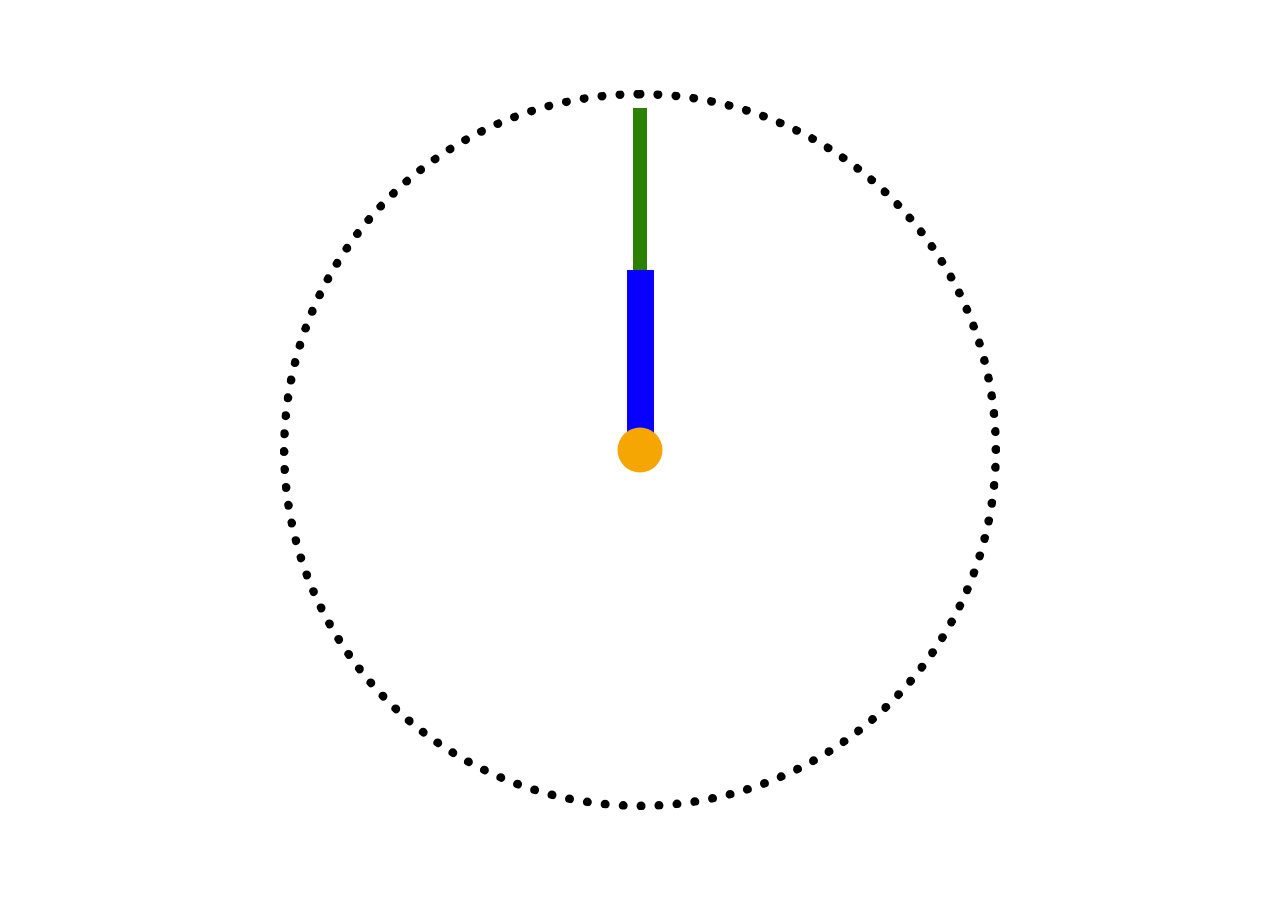
<file: index.html>
<!doctype html>
<html lang="en">
  <head>
    <meta charset="UTF-8">
    <meta name="viewport" content="width=device-width, user-scalable=no, initial-scale=1.0, maximum-scale=1.0, minimum-scale=1.0">
    <meta http-equiv="X-UA-Compatible" content="ie=edge">
    <title>Stop watch</title>
    <link rel="stylesheet" href="/index.e378193d.css">
  </head>
  <body>
    <div class="stopwatch stopwatch--speed-up">
      <div class="stopwatch__hand-second"></div>
      <div class="stopwatch__hand-minute"></div>
      <div class="stopwatch__center"></div>
    </div>
  <script src="/layout_stop-watch.59712999.js"></script></body>
</html>
</file>
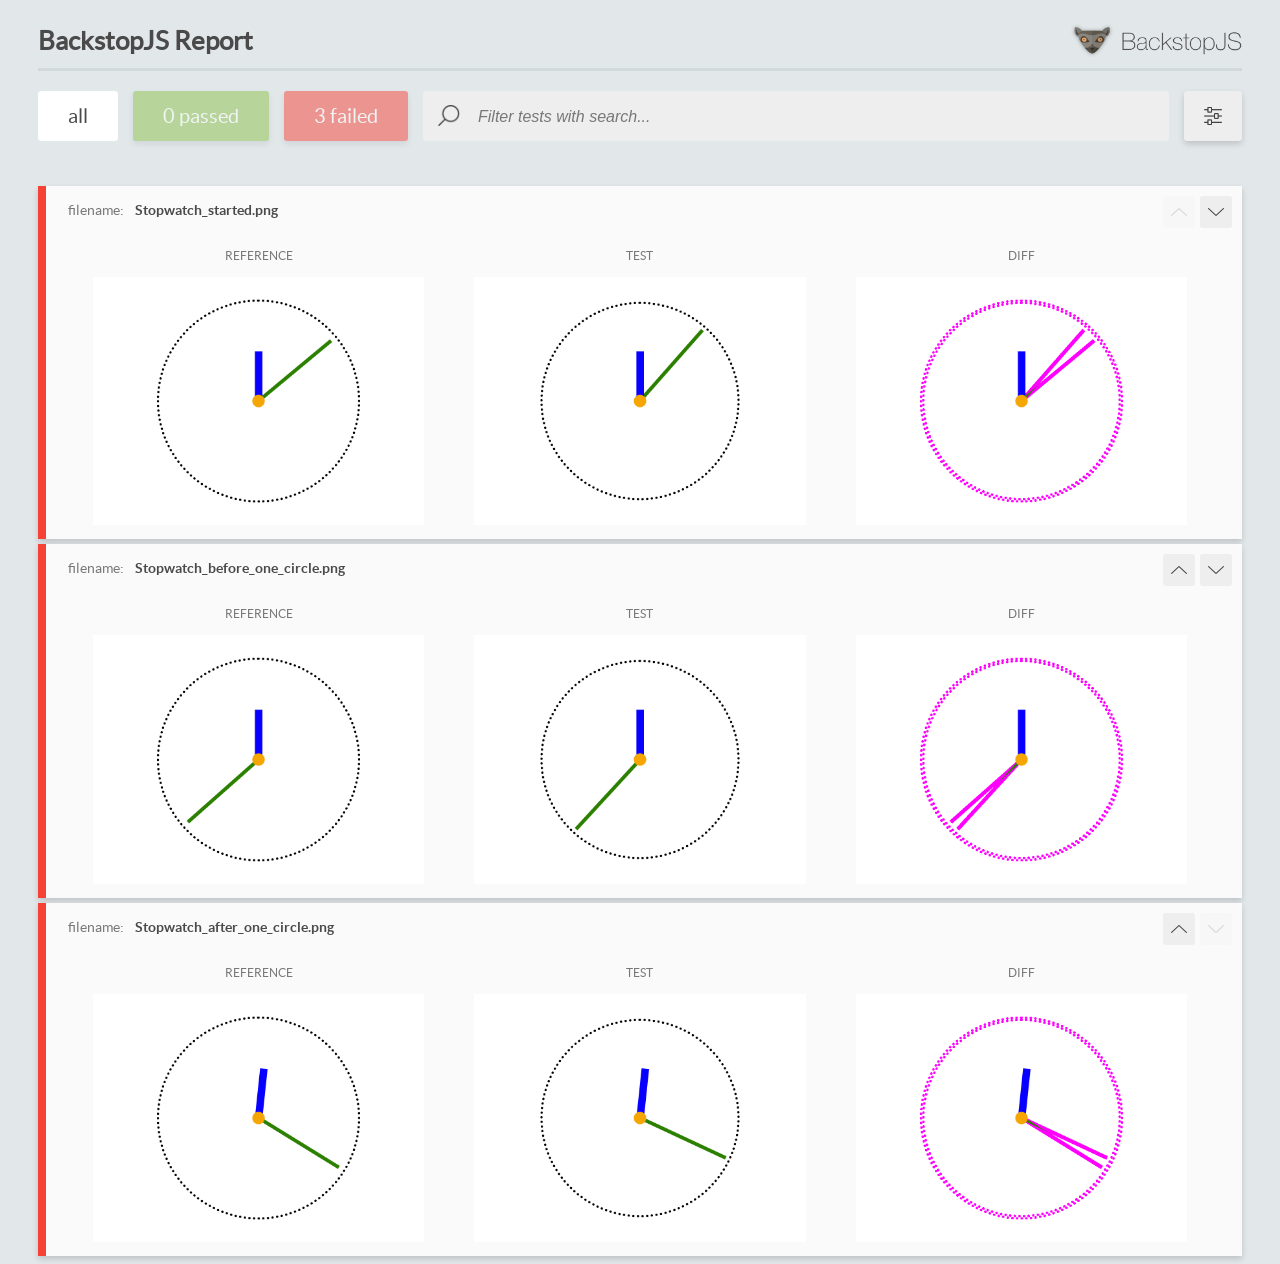
<file: report/html_report/index.html>
<!DOCTYPE html>
<html>
  <head>
    <meta charset="utf-8">
    <!-- Disable Cache -->
    <meta http-equiv="Cache-Control" content="no-cache, no-store, must-revalidate">
    <meta http-equiv="Pragma" content="no-cache">
    <meta http-equiv="Expires" content="0">

    <title>BackstopJS Report</title>

    <style>
      @font-face {
          font-family: 'latoregular';
          src: url('./assets/fonts/lato-regular-webfont.woff2') format('woff2'),
              url('./assets/fonts/lato-regular-webfont.woff') format('woff');
          font-weight: 400;
          font-style: normal;
      }
      @font-face {
          font-family: 'latobold';
          src: url('./assets/fonts/lato-bold-webfont.woff2') format('woff2'),
              url('./assets/fonts/lato-bold-webfont.woff') format('woff');
          font-weight: 700;
          font-style: normal;
      }

      .ReactModal__Body--open {
          overflow: hidden;
      }
      .ReactModal__Body--open .header {
        display: none;
      }

    </style>
  </head>
  <body style="background-color: #E2E7EA">
    <div id="root">

    </div>
    <script>
      function report (report) { // eslint-disable-line no-unused-vars
        window.tests = report;
      }
    </script>
    <script src="config.js"></script>
    <script src="index_bundle.js"></script>
  </body>
</html>
</file>
<file: index.e378193d.css>
body {
  justify-content: center;
  align-items: center;
  min-height: 100vh;
  margin: 0;
  display: flex;
}

.stopwatch {
  box-sizing: border-box;
  border: 1vmin dotted #000;
  border-radius: 50%;
  width: 80vmin;
  height: 80vmin;
  position: relative;
}

.stopwatch__hand-minute, .stopwatch__hand-second {
  transform-origin: bottom;
  position: absolute;
  bottom: 50%;
  left: 50%;
}

.stopwatch__hand-minute {
  background-color: #0700ff;
  width: 3vmin;
  height: 20vmin;
  margin-left: -1.5vmin;
  animation: 3600s steps(60, end) infinite minute-hand;
}

.stopwatch__hand-second {
  background-color: #2c8000;
  width: 1.5vmin;
  height: 38vmin;
  margin-left: -.75vmin;
  animation: 60s linear infinite second-hand;
}

.stopwatch--speed-up .stopwatch__hand-second {
  animation-duration: 10s;
}

.stopwatch--speed-up .stopwatch__hand-minute {
  animation-duration: 600s;
}

.stopwatch__center {
  z-index: 10;
  background-color: #f6a603;
  border-radius: 50%;
  width: 5vmin;
  height: 5vmin;
  position: absolute;
  top: 50%;
  left: 50%;
  transform: translate(-50%, -50%);
}

@keyframes second-hand {
  from {
    transform: rotate(0);
  }

  to {
    transform: rotate(360deg);
  }
}

@keyframes minute-hand {
  from {
    transform: rotate(0);
  }

  to {
    transform: rotate(360deg);
  }
}
/*# sourceMappingURL=index.e378193d.css.map */
</file>
